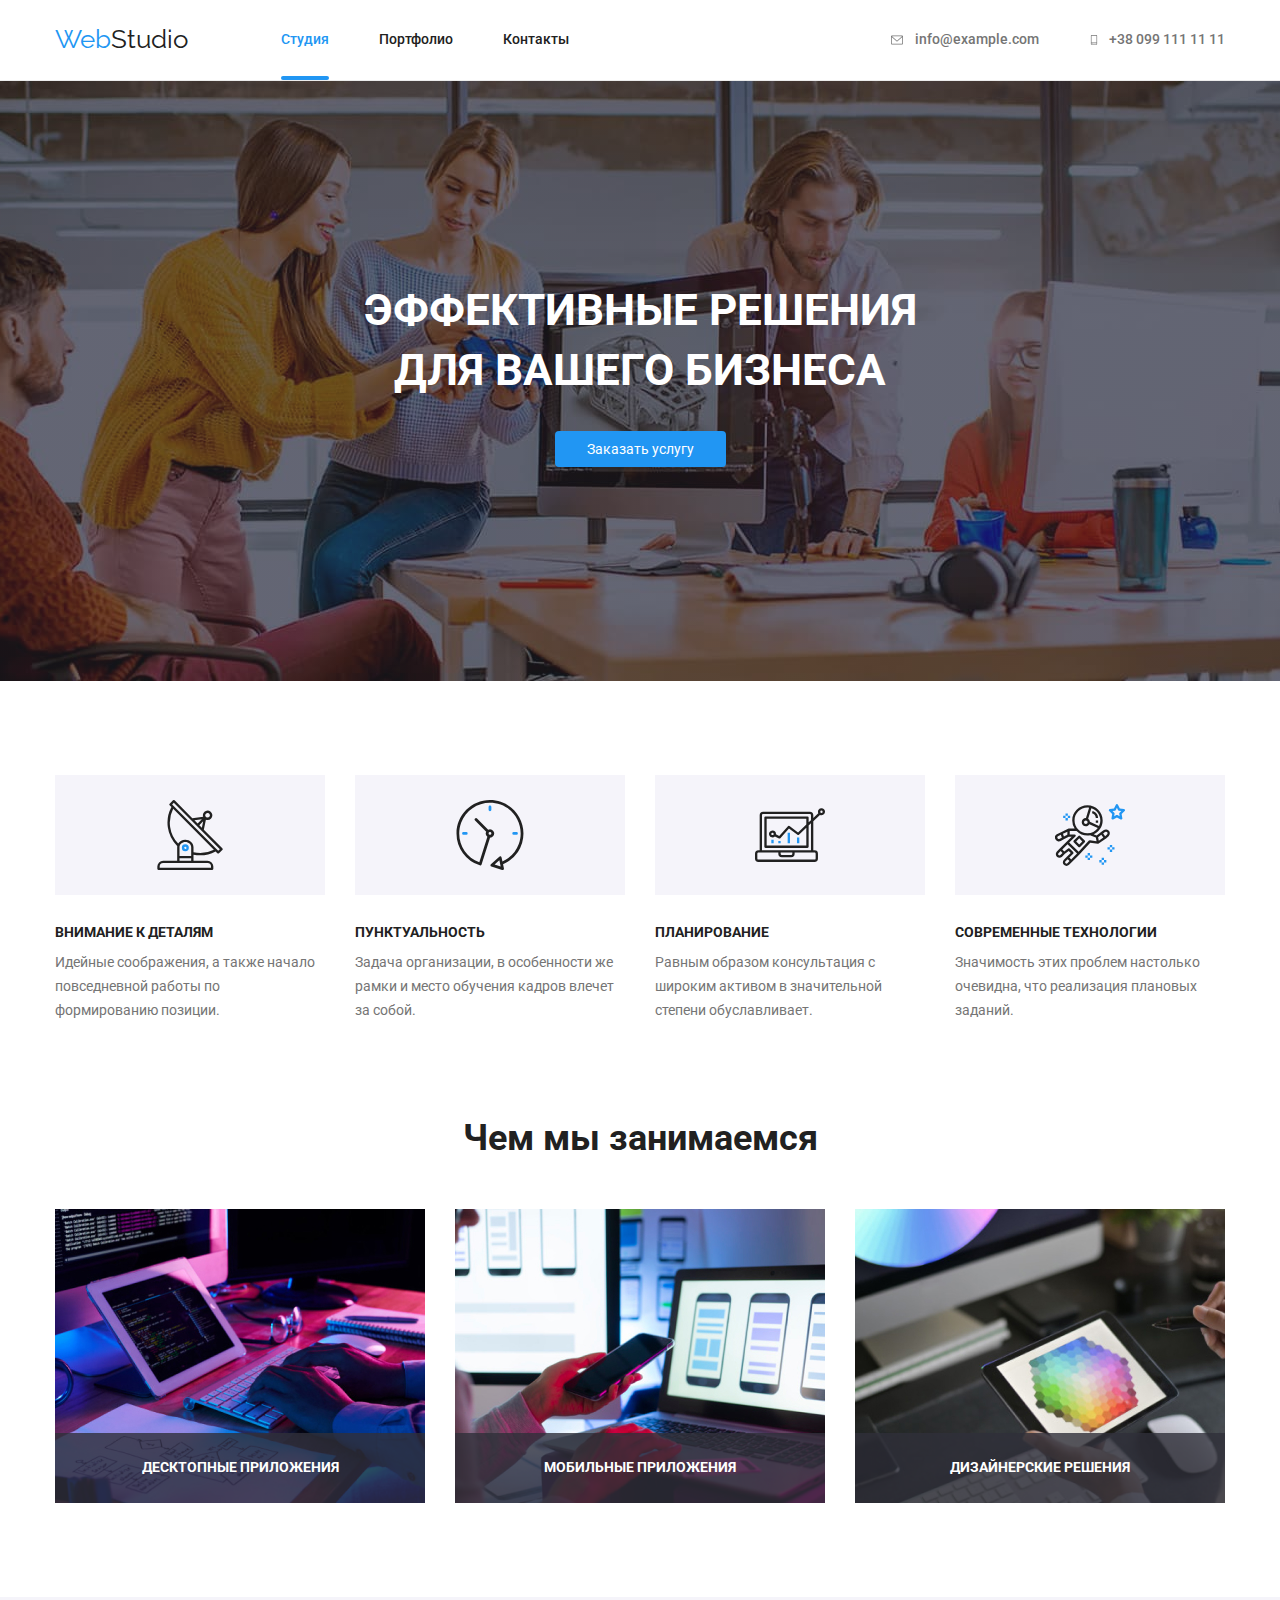
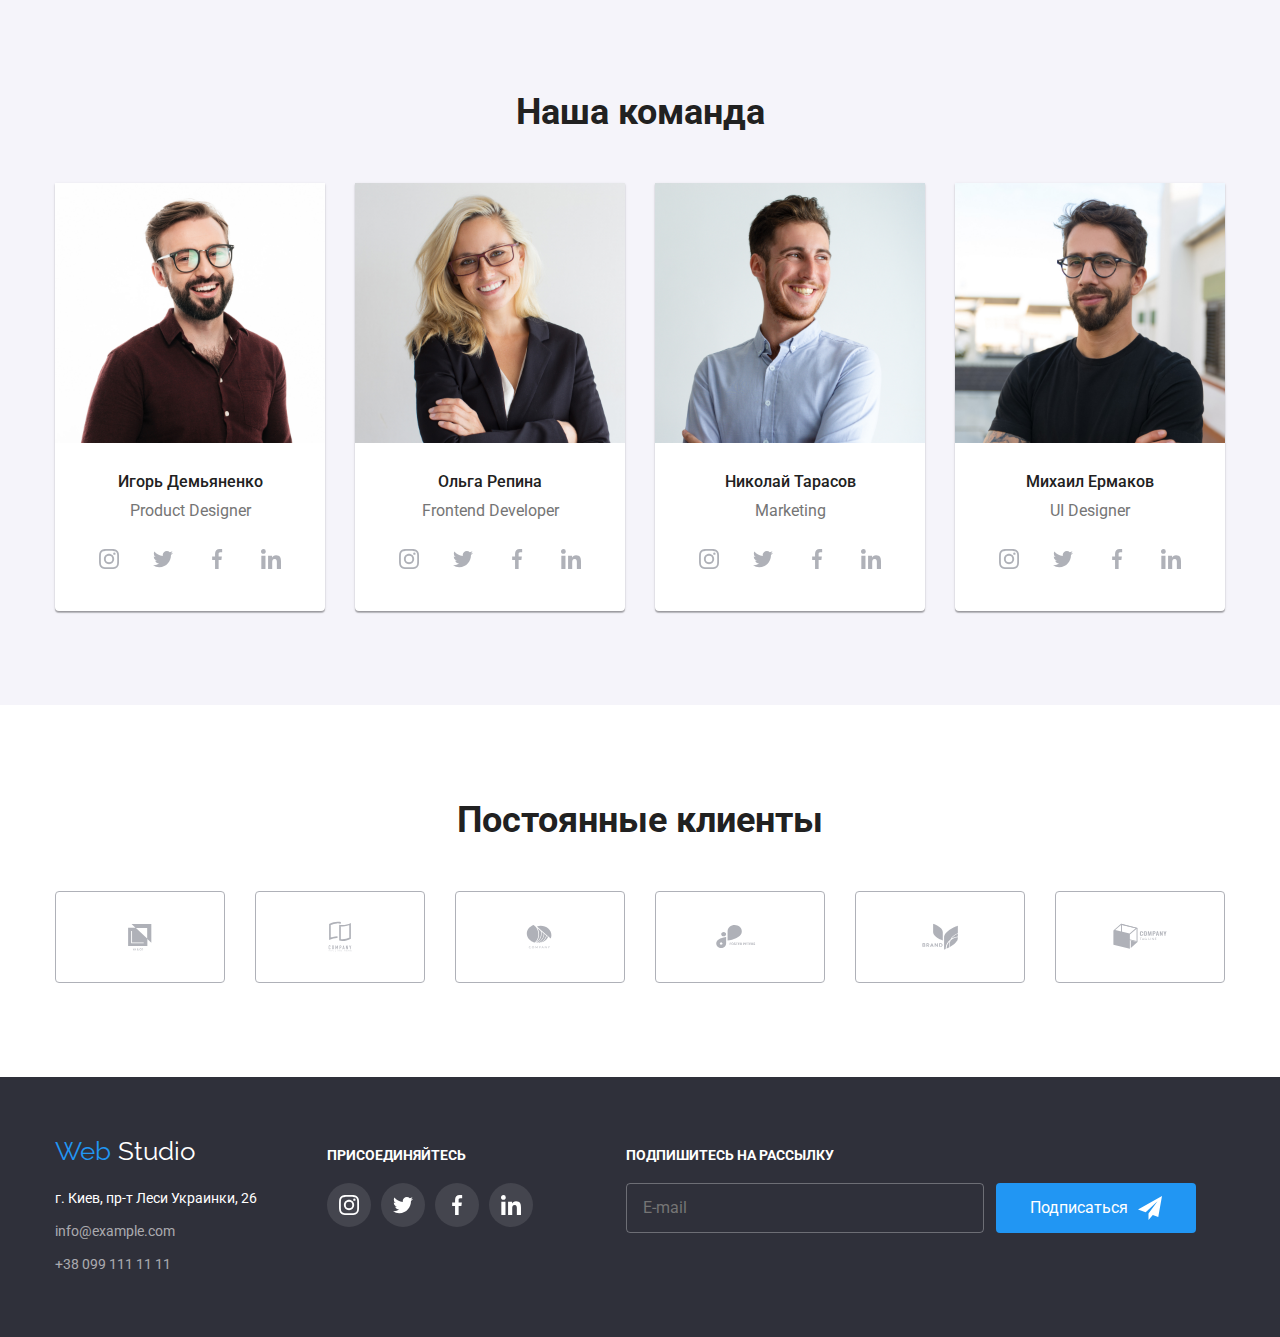
<file: index.html>
<!DOCTYPE html>
<html lang="ru">
  <head>
    <title>WebStudio</title>
    <meta charset="utf-8" />

    <link rel="preconnect" href="https://fonts.gstatic.com" />
    <link
      href="https://fonts.googleapis.com/css2?family=Raleway:wght@700&family=Roboto:wght@400;500;700;900&display=swap"
      rel="stylesheet"
    />
    <link
      rel="stylesheet"
      href="https://cdnjs.cloudflare.com/ajax/libs/modern-normalize/1.0.0/modern-normalize.min.css"
    />
    <!-- <link rel="stylesheet" href="./css/styles.css" /> -->
    <link rel="stylesheet" href="./css/main.min.css" />
  </head>

  <body>
    <div class="backdrop is-hidden" data-modal>
      <div class="modal">
        <button class="modal__close-button" data-modal-close>
          <svg class="icon" width="11" height="11" viewBox="0 0 11 11">
            <use href="./images/icons.svg#icon-close"></use>
          </svg>
        </button>
        <b class="modal__text">Оставьте свои данные, мы вам перезвоним</b>
        <form>
          <label class="modal__label" for="username">Имя</label>
          <div class="input-thumb">
            <input
              class="modal__formfield"
              type="text"
              name="username"
              id="username"
              autofocus
            />
            <span class="modal-icon-container"
              ><svg class="modal-icon" height="18" width="18">
                <use href="./images/icons.svg#icon-person"></use></svg
            ></span>
          </div>
          <label class="modal__label" for="tel">Телефон</label>
          <div class="input-thumb">
            <input class="modal__formfield" type="tel" name="tel" id="tel" />
            <span class="modal-icon-container"
              ><svg class="modal-icon" height="18" width="18">
                <use href="./images/icons.svg#icon-phone-black"></use></svg
            ></span>
          </div>
          <label class="modal__label" for="email">Почта</label>
          <div class="input-thumb">
            <input
              class="modal__formfield"
              type="email"
              name="email"
              id="email"
            />
            <span class="modal-icon-container"
              ><svg class="modal-icon" height="18" width="18">
                <use href="./images/icons.svg#icon-email"></use></svg
            ></span>
          </div>
          <label class="modal__label" for="comment">Комментарий</label>
          <textarea
            class="modal__textarea"
            name="comment"
            id="comment"
            rows="6"
            placeholder="Введите текст"
          ></textarea>
          <label class="checkbox-label"
            ><span><a class="license-link" href=""> Условия договора</a></span>
            Соглашаюсь с рассылкой и принимаю&nbsp;
            <input
              class="modal__formfield"
              class="checkbox"
              type="checkbox"
              name="license"
              id="license"
              value="license"
            />

            <span class="checkbox-icon"></span>
          </label>
          <button class="modal-button" type="submit">Отправить</button>
        </form>
      </div>
    </div>
    <header class="header">
      <div class="container header__container">
        <!--Навигация по сайту-->
        <nav class="navigation">
          <!--Логотип-->
          <a href="" class="logo"
            ><span class="logo--accent">Web</span>Studio</a
          >
          <ul class="navigation__list">
            <li class="navigation__item active">
              <a class="navigation__link" href="#">Студия</a>
            </li>
            <li class="navigation__item">
              <a class="navigation__link" href="./portfolio.html">Портфолио</a>
            </li>
            <li class="navigation__item">
              <a class="navigation__link" href="">Контакты</a>
            </li>
          </ul>
        </nav>
        <!--Контактные данные-->
        <ul class="contacts">
          <li class="contacts__item">
            <a class="contacts__link" href="mailto:info@example.com">
              <svg class="icon contacts__icon" width="16" height="12">
                <use href="./images/icons.svg#icon-envelope"></use>
              </svg>
              info@example.com</a
            >
          </li>
          <li class="contacts__item">
            <a class="contacts__link" href="tel:+380991111111"
              ><svg class="icon contacts__icon" width="10" height="16">
                <use href="./images/icons.svg#icon-smartphone"></use>
              </svg>
              +38 099 111 11 11</a
            >
          </li>
        </ul>
      </div>
    </header>

    <main>
      <!--Герой-->
      <section class="section hero">
        <h1 class="hero__heading">Эффективные решения для вашего бизнеса</h1>
        <button data-modal-open type="button" class="button alt">
          Заказать услугу
        </button>
      </section>

      <!--Преимущества-->

      <section class="section features">
        <div class="container">
          <ul class="features__list">
            <li class="features__item">
              <div class="features__icon-container">
                <svg class="icon" width="70" height="70">
                  <use href="./images/icons.svg#icon-antenna"></use>
                </svg>
              </div>
              <h2 class="features__heading">Внимание к деталям</h2>
              <p class="features__description">
                Идейные соображения, а также начало повседневной работы по
                формированию позиции.
              </p>
            </li>
            <li class="features__item">
              <div class="features__icon-container">
                <svg class="icon" width="70" height="70">
                  <use href="./images/icons.svg#icon-clock"></use>
                </svg>
              </div>
              <h2 class="features__heading">Пунктуальность</h2>
              <p class="features__description">
                Задача организации, в особенности же рамки и место обучения
                кадров влечет за собой.
              </p>
            </li>
            <li class="features__item">
              <div class="features__icon-container">
                <svg class="icon" width="70" height="70">
                  <use href="./images/icons.svg#icon-diagram"></use>
                </svg>
              </div>
              <h2 class="features__heading">Планирование</h2>
              <p class="features__description">
                Равным образом консультация с широким активом в значительной
                степени обуславливает.
              </p>
            </li>
            <li class="features__item">
              <div class="features__icon-container">
                <svg class="icon" width="70" height="70">
                  <use href="./images/icons.svg#icon-astronaut"></use>
                </svg>
              </div>
              <h2 class="features__heading">Современные технологии</h2>
              <p class="features__description">
                Значимость этих проблем настолько очевидна, что реализация
                плановых заданий.
              </p>
            </li>
          </ul>
        </div>
      </section>
      <!--Чем мы занимаемся-->
      <section class="section pictures-section">
        <div class="container">
          <h2 class="section-heading">Чем мы занимаемся</h2>
          <ul class="pictures-section__list">
            <li class="pictures-section__item">
              <div class="pictures-section__overlay">Десктопные приложения</div>
              <img src="images/img.jpg" width="370" alt="Картинка" />
            </li>
            <li class="pictures-section__item">
              <div class="pictures-section__overlay">Мобильные приложения</div>
              <img src="images/img2.jpg" width="370" alt="Картинка2" />
            </li>
            <li class="pictures-section__item">
              <div class="pictures-section__overlay">Дизайнерские решения</div>
              <img src="images/img3.jpg" width="370" alt="Картинка3" />
            </li>
          </ul>
        </div>
      </section>

      <!--Команда-->
      <section class="section team">
        <div class="container">
          <h2 class="section-heading">Наша команда</h2>
          <ul class="team__list">
            <li class="team__member">
              <img src="images/team1.jpg" alt="Игорь Демьяненко" width="270" />
              <div class="team__description">
                <h3 class="team__name">Игорь Демьяненко</h3>
                <p class="team__position">Product Designer</p>
                <ul class="team__social-links">
                  <li>
                    <a class="team__link" href=""
                      ><svg class="icon" width="20" height="20">
                        <use
                          href="./images/icons.svg#icon-instagram"
                        ></use></svg
                    ></a>
                  </li>
                  <li>
                    <a class="team__link" href=""
                      ><svg class="icon" width="20" height="20">
                        <use href="./images/icons.svg#icon-twitter"></use></svg
                    ></a>
                  </li>
                  <li>
                    <a class="team__link" href=""
                      ><svg class="icon" width="20" height="20">
                        <use href="./images/icons.svg#icon-facebook"></use></svg
                    ></a>
                  </li>
                  <li>
                    <a class="team__link" href=""
                      ><svg class="icon" width="20" height="20">
                        <use href="./images/icons.svg#icon-linkedin"></use></svg
                    ></a>
                  </li>
                </ul>
              </div>
            </li>
            <li class="team__member">
              <img src="images/team2.jpg" alt="Ольга Репина" width="270" />
              <div class="team__description">
                <h3 class="team__name">Ольга Репина</h3>
                <p class="team__position">Frontend Developer</p>
                <ul class="team__social-links">
                  <li>
                    <a class="team__link" href=""
                      ><svg class="icon" width="20" height="20">
                        <use
                          href="./images/icons.svg#icon-instagram"
                        ></use></svg
                    ></a>
                  </li>
                  <li>
                    <a class="team__link" href=""
                      ><svg class="icon" width="20" height="20">
                        <use href="./images/icons.svg#icon-twitter"></use></svg
                    ></a>
                  </li>
                  <li>
                    <a class="team__link" href=""
                      ><svg class="icon" width="20" height="20">
                        <use href="./images/icons.svg#icon-facebook"></use></svg
                    ></a>
                  </li>
                  <li>
                    <a class="team__link" href=""
                      ><svg class="icon" width="20" height="20">
                        <use href="./images/icons.svg#icon-linkedin"></use></svg
                    ></a>
                  </li>
                </ul>
              </div>
            </li>
            <li class="team__member">
              <img src="images/team3.jpg" alt="Николай Тарасов" width="270" />
              <div class="team__description">
                <h3 class="team__name">Николай Тарасов</h3>
                <p class="team__position">Marketing</p>
                <ul class="team__social-links">
                  <li>
                    <a class="team__link" href=""
                      ><svg class="icon" width="20" height="20">
                        <use
                          href="./images/icons.svg#icon-instagram"
                        ></use></svg
                    ></a>
                  </li>
                  <li>
                    <a class="team__link" href=""
                      ><svg class="icon" width="20" height="20">
                        <use href="./images/icons.svg#icon-twitter"></use></svg
                    ></a>
                  </li>
                  <li>
                    <a class="team__link" href=""
                      ><svg class="icon" width="20" height="20">
                        <use href="./images/icons.svg#icon-facebook"></use></svg
                    ></a>
                  </li>
                  <li>
                    <a class="team__link" href=""
                      ><svg class="icon" width="20" height="20">
                        <use href="./images/icons.svg#icon-linkedin"></use></svg
                    ></a>
                  </li>
                </ul>
              </div>
            </li>
            <li class="team__member">
              <img src="images/team4.jpg" alt="Михаил Ермаков" width="270" />
              <div class="team__description">
                <h3 class="team__name">Михаил Ермаков</h3>
                <p class="team__position">UI Designer</p>
                <ul class="team__social-links">
                  <li>
                    <a class="team__link" href=""
                      ><svg class="icon" width="20" height="20">
                        <use
                          href="./images/icons.svg#icon-instagram"
                        ></use></svg
                    ></a>
                  </li>
                  <li>
                    <a class="team__link" href=""
                      ><svg class="icon" width="20" height="20">
                        <use href="./images/icons.svg#icon-twitter"></use></svg
                    ></a>
                  </li>
                  <li>
                    <a class="team__link" href=""
                      ><svg class="icon" width="20" height="20">
                        <use href="./images/icons.svg#icon-facebook"></use></svg
                    ></a>
                  </li>
                  <li>
                    <a class="team__link" href=""
                      ><svg class="icon" width="20" height="20">
                        <use href="./images/icons.svg#icon-linkedin"></use></svg
                    ></a>
                  </li>
                </ul>
              </div>
            </li>
          </ul>
        </div>
      </section>

      <!--Постоянные клиенты-->
      <section class="section partners">
        <div class="container">
          <h2 class="section-heading">Постоянные клиенты</h2>
          <ul class="partners__list">
            <li class="partners__item">
              <a class="partners__link" href=""
                ><svg class="icon" width="106" height="60">
                  <use href="./images/icons.svg#icon-Logo-1"></use></svg
              ></a>
            </li>
            <li class="partners__item">
              <a class="partners__link" href=""
                ><svg class="icon" width="106" height="60">
                  <use href="./images/icons.svg#icon-Logo-2"></use></svg
              ></a>
            </li>
            <li class="partners__item">
              <a class="partners__link" href=""
                ><svg class="icon" width="106" height="60">
                  <use href="./images/icons.svg#icon-Logo-3"></use></svg
              ></a>
            </li>
            <li class="partners__item">
              <a class="partners__link" href=""
                ><svg class="icon" width="106" height="60">
                  <use href="./images/icons.svg#icon-Logo-4"></use></svg
              ></a>
            </li>
            <li class="partners__item">
              <a class="partners__link" href=""
                ><svg class="icon" width="106" height="60">
                  <use href="./images/icons.svg#icon-Logo-5"></use></svg
              ></a>
            </li>
            <li class="partners__item">
              <a class="partners__link" href=""
                ><svg class="icon" width="106" height="60">
                  <use href="./images/icons.svg#icon-Logo-6"></use></svg
              ></a>
            </li>
          </ul>
        </div>
      </section>
    </main>

    <footer class="footer">
      <div class="container footer__container">
        <div>
          <!--Логотип-->
          <a href="" class="logo footer__logo">
            <span class="logo--accent">Web</span>
            <span class="logo--footer">Studio</span>
          </a>
          <!--Адрес-->
          <address class="address">
            <p class="address__text">г. Киев, пр-т Леси Украинки, 26</p>
            <!--Контактные данные-->
            <ul class="address__list">
              <li class="address__link">
                <a href="mailto:info@example.com">info@example.com</a>
              </li>
              <li class="address__link">
                <a href="tel:+380991111111">+38 099 111 11 11</a>
              </li>
            </ul>
          </address>
        </div>
        <div class="footer__socialmedia">
          <p class="footer__text">Присоединяйтесь</p>
          <ul class="footer__socialmedia-list">
            <li class="footer__socialmedia-item">
              <a class="footer__socialmedia-link" href=""
                ><svg class="icon" width="20" height="20">
                  <use href="./images/icons.svg#icon-instagram"></use></svg
              ></a>
            </li>
            <li class="footer__socialmedia-item">
              <a class="footer__socialmedia-link" href=""
                ><svg class="icon" width="20" height="20">
                  <use href="./images/icons.svg#icon-twitter"></use></svg
              ></a>
            </li>
            <li class="footer__socialmedia-item">
              <a class="footer__socialmedia-link" href=""
                ><svg class="icon" width="20" height="20">
                  <use href="./images/icons.svg#icon-facebook"></use></svg
              ></a>
            </li>
            <li class="footer__socialmedia-item">
              <a class="footer__socialmedia-link" href=""
                ><svg class="icon" width="20" height="20">
                  <use href="./images/icons.svg#icon-linkedin"></use></svg
              ></a>
            </li>
          </ul>
        </div>
        <div class="signup">
          <p class="footer__text">Подпишитесь на рассылку</p>
          <form class="signup__form">
            <input
              class="signup__formfield"
              type="email"
              name="signup-formfield"
              id="signup-formfield"
              placeholder="E-mail"
            />
            <button type="submit" class="signup__button">
              Подписаться<svg class="icon signup__icon" width="24" height="24">
                <use href="./images/icons.svg#icon-send"></use>
              </svg>
            </button>
          </form>
        </div>
      </div>
    </footer>
    <script src="./js/modal.js"></script>
  </body>
</html>
</file>
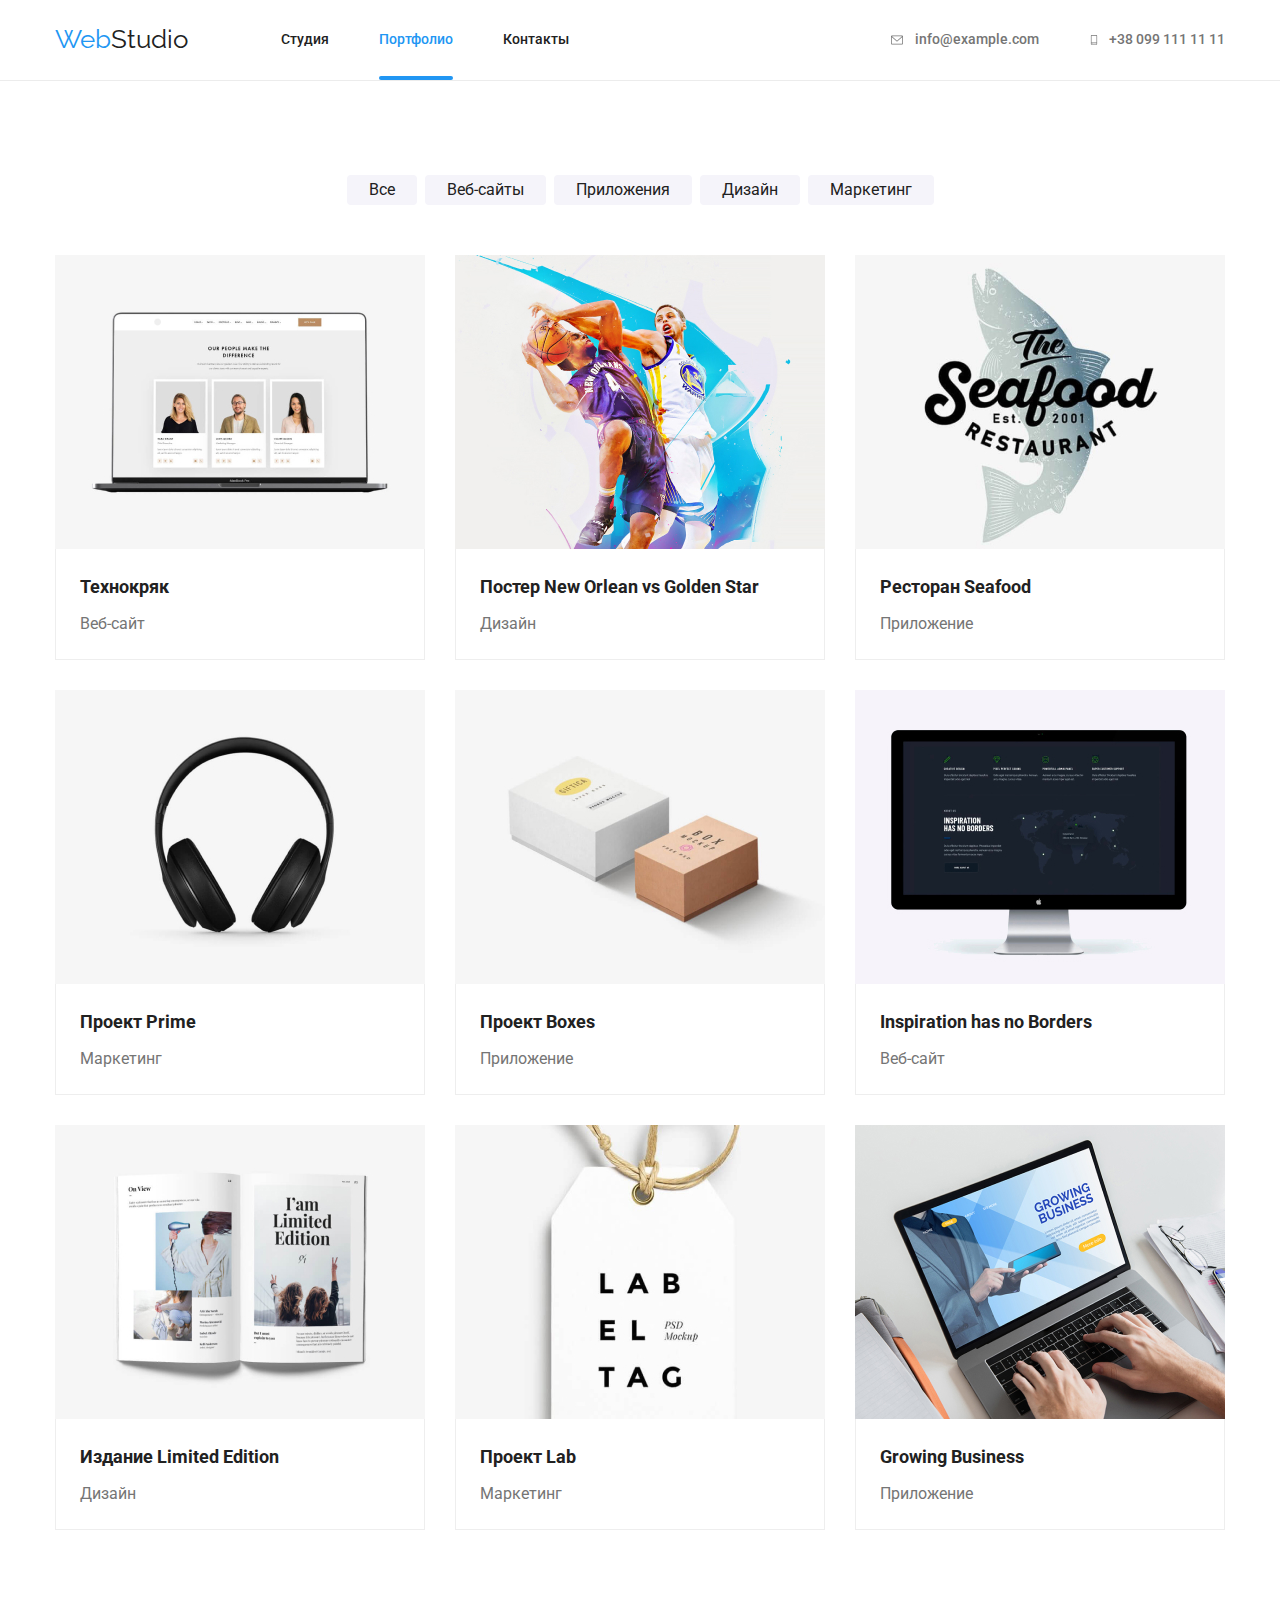
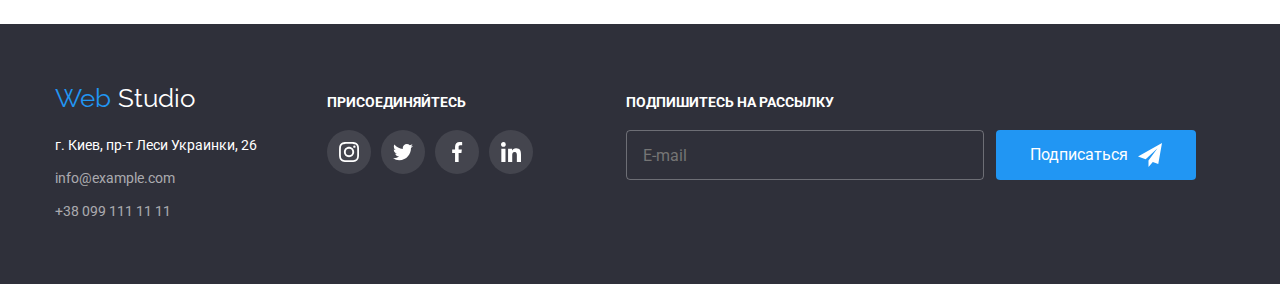
<file: portfolio.html>
<!DOCTYPE html>
<html lang="ru">
  <head>
    <title>Portfolio</title>
    <meta charset="utf-8" />

    <link rel="preconnect" href="https://fonts.gstatic.com" />
    <link
      href="https://fonts.googleapis.com/css2?family=Raleway:wght@700&family=Roboto:wght@400;500;700;900&display=swap"
      rel="stylesheet"
    />
    <link
      rel="stylesheet"
      href="https://cdnjs.cloudflare.com/ajax/libs/modern-normalize/1.0.0/modern-normalize.min.css"
    />
    <!-- <link rel="stylesheet" href="./css/styles.css" /> -->
    <link rel="stylesheet" href="./css/main.min.css" />
  </head>

  <body>
    <header class="header">
      <div class="container header__container">
        <!--Навигация по сайту-->
        <nav class="navigation">
          <!--Логотип-->
          <a href="" class="logo"
            ><span class="logo--accent">Web</span>Studio</a
          >
          <ul class="navigation__list">
            <li class="navigation__item">
              <a class="navigation__link" href="./index.html">Студия</a>
            </li>
            <li class="navigation__item active">
              <a class="navigation__link" href="#">Портфолио</a>
            </li>
            <li class="navigation__item">
              <a class="navigation__link" href="">Контакты</a>
            </li>
          </ul>
        </nav>
        <!--Контактные данные-->
        <ul class="contacts">
          <li class="contacts__item">
            <a class="contacts__link" href="mailto:info@example.com">
              <svg class="icon contacts__icon" width="16" height="12">
                <use href="./images/icons.svg#icon-envelope"></use>
              </svg>
              info@example.com</a
            >
          </li>
          <li class="contacts__item">
            <a class="contacts__link" href="tel:+380991111111"
              ><svg class="icon contacts__icon" width="10" height="16">
                <use href="./images/icons.svg#icon-smartphone"></use>
              </svg>
              +38 099 111 11 11</a
            >
          </li>
        </ul>
      </div>
    </header>

    <main>
      <section class="section">
        <div class="container">
          <h2 class="visually-hidden">Проекты</h2>
          <!--Фильтры-->
          <ul class="filters">
            <li class="filters__item">
              <button type="button" class="button filters__button">Все</button>
            </li>
            <li class="filters__item">
              <button type="button" class="button filters__button">
                Веб-сайты
              </button>
            </li>
            <li class="filters__item">
              <button type="button" class="button filters__button">
                Приложения
              </button>
            </li>
            <li class="filters__item">
              <button type="button" class="button filters__button">
                Дизайн
              </button>
            </li>
            <li class="filters__item">
              <button type="button" class="button filters__button">
                Маркетинг
              </button>
            </li>
          </ul>
          <!--Проекты-->

          <ul class="projects">
            <li class="projects__card">
              <div class="projects__image-wrapper">
                <div class="projects__overlay">
                  Технокряк это современная площадка распространения
                  коронавируса. Компании используют эту платформу для цифрового
                  шпионажа и атак на защищённые сервера конкурентов.
                </div>
                <img src="images/portfolio.jpg" width="370" alt="Технокряк" />
              </div>
              <div class="projects-description">
                <h3>Технокряк</h3>
                <p>Веб-сайт</p>
              </div>
            </li>
            <li class="projects__card">
              <div class="projects__image-wrapper">
                <div class="projects__overlay">
                  Технокряк это современная площадка распространения
                  коронавируса. Компании используют эту платформу для цифрового
                  шпионажа и атак на защищённые сервера конкурентов.
                </div>
                <img
                  src="images/portfolio2.jpg"
                  width="370"
                  alt="Постер New Orlean vs Golden Star"
                />
              </div>
              <div class="projects-description">
                <h3>Постер New Orlean vs Golden Star</h3>
                <p>Дизайн</p>
              </div>
            </li>
            <li class="projects__card">
              <div class="projects__image-wrapper">
                <div class="projects__overlay">
                  Технокряк это современная площадка распространения
                  коронавируса. Компании используют эту платформу для цифрового
                  шпионажа и атак на защищённые сервера конкурентов.
                </div>
                <img
                  src="images/portfolio3.jpg"
                  width="370"
                  alt="Ресторан Seafood"
                />
              </div>
              <div class="projects-description">
                <h3>Ресторан Seafood</h3>
                <p>Приложение</p>
              </div>
            </li>
            <li class="projects__card">
              <div class="projects__image-wrapper">
                <div class="projects__overlay">
                  Технокряк это современная площадка распространения
                  коронавируса. Компании используют эту платформу для цифрового
                  шпионажа и атак на защищённые сервера конкурентов.
                </div>
                <img
                  src="images/portfolio4.jpg"
                  width="370"
                  alt="Проект Prime"
                />
              </div>
              <div class="projects-description">
                <h3>Проект Prime</h3>
                <p>Маркетинг</p>
              </div>
            </li>
            <li class="projects__card">
              <div class="projects__image-wrapper">
                <div class="projects__overlay">
                  Технокряк это современная площадка распространения
                  коронавируса. Компании используют эту платформу для цифрового
                  шпионажа и атак на защищённые сервера конкурентов.
                </div>
                <img
                  src="images/portfolio5.jpg"
                  width="370"
                  alt="Проект Boxes"
                />
              </div>
              <div class="projects-description">
                <h3>Проект Boxes</h3>
                <p>Приложение</p>
              </div>
            </li>
            <li class="projects__card">
              <div class="projects__image-wrapper">
                <div class="projects__overlay">
                  Технокряк это современная площадка распространения
                  коронавируса. Компании используют эту платформу для цифрового
                  шпионажа и атак на защищённые сервера конкурентов.
                </div>
                <img
                  src="images/portfolio6.jpg"
                  width="370"
                  alt="Inspiration has no Borders"
                />
              </div>
              <div class="projects-description">
                <h3>Inspiration has no Borders</h3>
                <p>Веб-сайт</p>
              </div>
            </li>
            <li class="projects__card">
              <div class="projects__image-wrapper">
                <div class="projects__overlay">
                  Технокряк это современная площадка распространения
                  коронавируса. Компании используют эту платформу для цифрового
                  шпионажа и атак на защищённые сервера конкурентов.
                </div>
                <img
                  src="images/portfolio7.jpg"
                  width="370"
                  alt="Издание Limited Edition"
                />
              </div>
              <div class="projects-description">
                <h3>Издание Limited Edition</h3>
                <p>Дизайн</p>
              </div>
            </li>
            <li class="projects__card">
              <div class="projects__image-wrapper">
                <div class="projects__overlay">
                  Технокряк это современная площадка распространения
                  коронавируса. Компании используют эту платформу для цифрового
                  шпионажа и атак на защищённые сервера конкурентов.
                </div>
                <img src="images/portfolio8.jpg" width="370" alt="Проект Lab" />
              </div>
              <div class="projects-description">
                <h3>Проект Lab</h3>
                <p>Маркетинг</p>
              </div>
            </li>
            <li class="projects__card">
              <div class="projects__image-wrapper">
                <div class="projects__overlay">
                  Технокряк это современная площадка распространения
                  коронавируса. Компании используют эту платформу для цифрового
                  шпионажа и атак на защищённые сервера конкурентов.
                </div>
                <img
                  src="images/portfolio9.jpg"
                  width="370"
                  alt="Growing Business"
                />
              </div>
              <div class="projects-description">
                <h3>Growing Business</h3>
                <p>Приложение</p>
              </div>
            </li>
          </ul>
        </div>
      </section>
    </main>

    <footer class="footer">
      <div class="container footer__container">
        <div>
          <!--Логотип-->
          <a href="" class="logo footer__logo">
            <span class="logo--accent">Web</span>
            <span class="logo--footer">Studio</span>
          </a>
          <!--Адрес-->
          <address class="address">
            <p class="address__text">г. Киев, пр-т Леси Украинки, 26</p>
            <!--Контактные данные-->
            <ul class="address__list">
              <li class="address__link">
                <a href="mailto:info@example.com">info@example.com</a>
              </li>
              <li class="address__link">
                <a href="tel:+380991111111">+38 099 111 11 11</a>
              </li>
            </ul>
          </address>
        </div>
        <div class="footer__socialmedia">
          <p class="footer__text">Присоединяйтесь</p>
          <ul class="footer__socialmedia-list">
            <li class="footer__socialmedia-item">
              <a class="footer__socialmedia-link" href=""
                ><svg class="icon" width="20" height="20">
                  <use href="./images/icons.svg#icon-instagram"></use></svg
              ></a>
            </li>
            <li class="footer__socialmedia-item">
              <a class="footer__socialmedia-link" href=""
                ><svg class="icon" width="20" height="20">
                  <use href="./images/icons.svg#icon-twitter"></use></svg
              ></a>
            </li>
            <li class="footer__socialmedia-item">
              <a class="footer__socialmedia-link" href=""
                ><svg class="icon" width="20" height="20">
                  <use href="./images/icons.svg#icon-facebook"></use></svg
              ></a>
            </li>
            <li class="footer__socialmedia-item">
              <a class="footer__socialmedia-link" href=""
                ><svg class="icon" width="20" height="20">
                  <use href="./images/icons.svg#icon-linkedin"></use></svg
              ></a>
            </li>
          </ul>
        </div>
        <div class="signup">
          <p class="footer__text">Подпишитесь на рассылку</p>
          <form class="signup__form">
            <input
              class="signup__formfield"
              type="email"
              name="signup-formfield"
              id="signup-formfield"
              placeholder="E-mail"
            />
            <button type="submit" class="signup__button">
              Подписаться<svg class="icon signup__icon" width="24" height="24">
                <use href="./images/icons.svg#icon-send"></use>
              </svg>
            </button>
          </form>
        </div>
      </div>
    </footer>
  </body>
</html>
</file>
<file: css/styles.css>
:root {
  --main-color: #212121;
  --secondary-color: #757575;
  --accent-color: #2196f3;
  --button-color: #f5f4fa;
  --button-active: #188ce8;
  --bg-main: #ffffff;
  --bg-secondary: #2f303a;
  --social-links-color: #afb1b8;
  --time-function: cubic-bezier(0.4, 0, 0.2, 1);
  --animation-duration: 250ms;
}
/* Общие стили */
body {
  font-family: "Roboto", "Helvetica Neue", "Verdana", "Tahoma", sans-serif;
  color: var(--main-color);
  font-size: 14px;
  margin: 0;
}

body a {
  text-decoration: none;
  color: inherit;
}
body ul {
  margin: 0;
  padding: 0;
}
body li {
  list-style: none;
}
h1,
h2,
h3,
h4,
p {
  margin-top: 0;
  margin-bottom: 0;
}
img {
  display: block;
}

.container {
  width: 1200px;
  margin: 0 auto;
  padding: 0 15px;
}
.section {
  padding: 94px 0;
}
.section ul {
  display: flex;
}
.section-heading {
  font-size: 36px;
  line-height: 1.17;
  text-align: center;
  margin-top: 0;
  margin-bottom: 50px;
}
.icon {
  fill: currentColor;
}
/* Конец общих стилей */

/* Стили Хэдера */
/* header { 
 margin: 0 auto;
} */
.header {
  line-height: 1.14;
  border-bottom: 1px solid #ececec;
}
.header__container {
  display: flex;
  align-items: center;
}
.navigation {
  display: flex;
  align-items: center;
}
.navigation__list,
.contacts {
  display: flex;
  align-items: center;
}
.contacts {
  margin-left: auto;
}
.contacts__link {
  color: var(--secondary-color);
  padding: 10px 0;
  display: flex;
  align-items: center;
}
.contacts__icon {
  margin-right: 10px;
}
.contacts__item,
.navigation__item {
  font-weight: 500;
}
.contacts__link,
.navigation__link {
  transition-property: color;
  transition-duration: var(--animation-duration);
  transition-timing-function: var(--time-function);
}
.contacts__link:focus,
.contacts__link:hover,
.navigation__link:focus,
.navigation__link:hover {
  color: var(--accent-color);
}
.navigation__item + .navigation__item,
.contacts__item + .contacts__item {
  margin-left: 50px;
}
.logo {
  font-family: Raleway, "Segoe UI", "Tahoma", "Geneva", "Verdana", sans-serif;
  font-size: 26px;
  margin-right: 93px;
  padding: 10px 0;
}
.logo--accent {
  color: var(--accent-color);
}
.navigation__item {
  position: relative;
}
.navigation__link {
  display: block;
  padding: 32px 0;
}
/* header {
  line-height: 1.14;
  border-bottom: 1px solid #ececec;
} */
/* nav {
  display: flex;
  align-items: center;
} */
.active {
  color: var(--accent-color);
}
.active::after {
  content: "";
  background-color: var(--accent-color);
  position: absolute;
  height: 4px;
  border-radius: 2px;
  width: 100%;
  bottom: 0;
}
/* Конец разметки хэдера */

/* Разметка кнопок */
.button {
  cursor: pointer;
  background-color: var(--button-color);
  color: var(--main-color);
  padding: 6px 22px;
  border: none;
  border-radius: 4px;
  transition-property: background-color, color, box-shadow;
  transition-duration: var(--animation-duration);
  transition-timing-function: var(--time-function);
}
.button:hover,
.button:focus {
  background-color: var(--accent-color);
  color: #ffffff;
  box-shadow: 0px 3px 1px rgba(0, 0, 0, 0.1), 0px 1px 2px rgba(0, 0, 0, 0.08),
    0px 2px 2px rgba(0, 0, 0, 0.12);
}

.alt {
  background-color: var(--accent-color);
  color: #ffffff;
  padding: 10px 32px;
}
/* Конец разметки кнопок */

/* Разметка "героя" */

.hero {
  padding-top: 200px;
  padding-bottom: 200px;
}
.hero {
  background-color: var(--bg-secondary);
  background-image: linear-gradient(
      rgba(47, 48, 58, 0.4),
      rgba(47, 48, 58, 0.4)
    ),
    url("../images/hero.jpg");
  background-position: center;
  max-width: 1600px;
  height: 600px;
  /*outline: 1px solid violet;*/
  margin: 0 auto;
  text-align: center;
}
.hero__heading {
  color: #ffffff;
  font-size: 44px;
  line-height: 136%;
  margin-bottom: 30px;
  text-transform: uppercase;
  max-width: 650px;
  margin-right: auto;
  margin-left: auto;
}
/* Конец разметки "героя" */

/*Модальное окно*/

.backdrop {
  position: fixed;
  top: 0;
  left: 0;
  height: 100%;
  width: 100%;
  background-color: rgba(0, 0, 0, 0.2);
  opacity: 1;
  transition-property: opacity;
  transition-duration: var(--animation-duration);
  transition-timing-function: var(--time-function);
  z-index: 1;

  /*display: flex;
  align-items: center;
  justify-content: center;*/
}
.is-hidden {
  visibility: hidden;
  pointer-events: none;
  opacity: 0;
}
.backdrop.is-hidden .modal {
  transform: translate(-50%, -50%) scale(0.1) rotate(0deg);
  opacity: 0;
}
.modal {
  position: absolute;
  left: 50%;
  top: 50%;
  transform: translate(-50%, -50%) scale(1) rotate(360deg);
  width: 528px;
  height: 581px;
  padding: 40px;
  border-radius: 4px;
  background-color: #fff;
  opacity: 1;
  transition-property: transform opacity;
  transition-duration: var(--animation-duration);
  transition-timing-function: var(--time-function);
}
.modal__text {
  display: inline-block;
  font-size: 20px;
  margin-bottom: 12px;
}
.modal__label {
  display: block;
  margin-bottom: 4px;
  font-size: 12px;
  color: var(--secondary-color);
}
.modal__formfield {
  display: block;
  width: 100%;
  height: 40px;
  margin-bottom: 10px;
  border-radius: 4px;
  border: 1px solid rgba(33, 33, 33, 0.2);
  padding-left: 42px;
  outline: none;
}
/*.modal input:hover,*/
.modal__formfield:focus,
.modal__textarea:focus {
  border-color: var(--accent-color);
  /*outline: none;*/
}
.modal-icon {
  fill: var(--main-color);
}
.modal input:focus .modal-icon {
  fill: var(--accent-color);
}

.input-thumb {
  position: relative;
}
.modal-icon-container {
  position: absolute;
  left: 12px;
  bottom: 7px;
}
.modal__textarea {
  resize: none;
  width: 100%;
  border-radius: 4px;
  padding: 12px 16px;
  margin-bottom: 20px;
  outline: none;
}
.checkbox-label {
  display: flex;
  flex-direction: row-reverse;
  justify-content: center;
}
.checkbox-icon {
  width: 16px;
  height: 15px;
  border: 2px solid var(--main-color);
  display: inline-block;
  border-radius: 2px;
  margin-right: 8px;
}
.checkbox:checked + .checkbox-icon {
  background-image: url("../images/icon-check.svg");
  background-size: contain;
  background-origin: border-box;
  border-color: transparent;
}
input[type="checkbox"] {
  position: absolute;
  width: 1px;
  height: 1px;
  margin: -1px;
  border: 0;
  padding: 0;
  white-space: nowrap;
  clip-path: inset(100%);
  clip: rect(0 0 0 0);
  overflow: hidden;
}

.license-link {
  /* margin-left: 2px; */
  color: var(--accent-color);
  text-decoration: underline;
}
button[type="submit"] {
  /* padding: 10px 55px; */
  display: flex;
  align-items: center;
  justify-content: center;
  width: 200px;
  height: 50px;
  font-size: 16px;
  line-height: 1.87;
  color: #ffffff;
  background-color: var(--accent-color);
  border: none;
  border-radius: 4px;
}
.modal-button {
  margin: 30px auto 0 auto;
  transition-property: background-color, box-shadow;
  transition-duration: var(--animation-duration);
  transition-timing-function: var(--time-function);
}
.modal-button:hover {
  background-color: var(--button-active);
  box-shadow: 0px 4px 4px rgba(0, 0, 0, 0.15);
}
.modal__close-button {
  position: absolute;
  top: 8px;
  right: 8px;
  height: 30px;
  width: 30px;
  border: 1px solid rgba(0, 0, 0, 0.1);
  border-radius: 50%;
  background-color: #ffffff;
  display: flex;
  align-items: center;
  justify-content: center;
  padding: 0;
}
.modal__close-button .icon {
  fill: #000000;
}
.modal__close-button:hover .icon {
  fill: var(--accent-color);
}

/*Конец разметки модального окна*/

/* Секция "Преимущества" и "Чем мы занимаемся" */

.features__icon-container {
  height: 120px;
  background-color: var(--button-color);
  margin-bottom: 30px;
  display: flex;
  align-items: center;
  justify-content: center;
}
.features__item {
  width: 270px;
}
.features__item + .features__item {
  margin-left: 30px;
}
.features__heading {
  font-size: 14px;
  text-transform: uppercase;
  line-height: 1.14;
}
.features__description {
  color: var(--secondary-color);
  line-height: 1.71;
  margin-top: 10px;
}

.features,
.pictures-section {
  background-color: var(--bg-main);
}
.pictures-section__item {
  width: 370px;
  position: relative;
  z-index: 0;
}
.pictures-section__item + .pictures-section__item {
  margin-left: 30px;
}
.pictures-section {
  padding-top: 0;
}
.pictures-section__overlay {
  position: absolute;
  bottom: 0;

  width: 100%;
  height: 70px;
  display: flex;
  align-items: center;
  justify-content: center;

  background-color: rgba(47, 48, 58, 0.8);
  font-weight: bold;
  line-height: 1.14;
  text-transform: uppercase;
  color: #ffffff;
}
/* Конец разметки секции "Преимущества" и "Чем мы занимаемся" */

/* Секция "Команда */
.team {
  background-color: var(--button-color);
  /*max-width: 1600px;*/
  margin: 0 auto;
}
.team__list {
  line-height: 1.18;
  text-align: center;
}
.team__member {
  background-color: #ffffff;
  box-shadow: 0px 1px 3px rgba(0, 0, 0, 0.12), 0px 1px 1px rgba(0, 0, 0, 0.14),
    0px 2px 1px rgba(0, 0, 0, 0.2);
  border-radius: 0px 0px 4px 4px;
}
.team__member + .team__member {
  margin-left: 30px;
}
.team__name {
  font-weight: 500;
  font-size: 16px;
  /*margin-top: 30px;
  margin-bottom: 10px;*/
}
.team__position {
  color: var(--secondary-color);
  font-size: 16px;
  margin-bottom: 16px;
  margin-top: 10px;
}
.team__description {
  /*text-align: center;*/
  padding: 30px 32px;
}
/* .team-description p {
  margin-top: 10px;
} */
.team__social-links {
  justify-content: space-between;
}
.team__link {
  display: flex;
  align-items: center;
  justify-content: center;
  height: 44px;
  width: 44px;
  border-radius: 50%;
  color: var(--social-links-color);
  transition-property: background-color, color;
  transition-duration: var(--animation-duration);
  transition-timing-function: var(--time-function);
}
.team__link:hover,
.team__link:focus {
  background-color: var(--accent-color);
  color: #ffffff;
}
/* Конец секции "Команда" */

/* Секция "Постоянные клиенты" */
.partners__list li + li {
  margin-left: 30px;
}
.partners__item {
  width: 170px;
  height: 92px;
  border: 1px solid var(--social-links-color);
  border-radius: 4px;
  color: var(--social-links-color);
  transition-property: border-color, color;
  transition-duration: var(--animation-duration);
  transition-timing-function: var(--time-function);
}
.partners__link {
  width: 100%;
  height: 100%;
  display: flex;
  align-items: center;
  justify-content: center;
}
.partners__item:hover,
.partners__item:focus {
  border-color: var(--accent-color);
  color: var(--accent-color);
}
/* Конец секции "Постоянные клиенты" */

/* Футер */
.footer {
  background-color: var(--bg-secondary);
  padding-bottom: 60px;
  padding-top: 60px;
  /*max-width: 1600px;*/
  margin: 0 auto;
}
.footer__logo {
  margin-right: 0;
  padding: 0;
}
.logo--footer {
  color: #ffffff;
}
.footer__container {
  display: flex;
  align-items: baseline;
}
.address {
  font-style: normal;
  line-height: 1.71;
  margin-top: 20px;
}
.address__text {
  color: #ffffff;
}
.address__list {
  margin-top: 9px;
}
.address__link {
  color: rgba(255, 255, 255, 0.6);
}
.address__link:nth-child(2) {
  margin-top: 9px;
}
.footer__socialmedia {
  margin-left: 70px;
}
.footer__text {
  font-weight: bold;
  text-transform: uppercase;
  color: #ffffff;
  margin-bottom: 20px;
}
.footer__socialmedia-list {
  display: flex;
}
.footer__socialmedia-item + .footer__socialmedia-item {
  margin-left: 10px;
}
.footer__socialmedia-link {
  display: flex;
  align-items: center;
  justify-content: center;
  height: 44px;
  width: 44px;
  border-radius: 50%;
  background-color: rgba(255, 255, 255, 0.1);
  color: #ffffff;
  transition-property: background-color;
  transition-duration: var(--animation-duration);
  transition-timing-function: var(--time-function);
}
.footer__socialmedia-link:hover,
.footer__socialmedia-link:focus {
  background-color: var(--accent-color);
}
.signup {
  margin-left: 93px;
}
.signup__form {
  display: flex;
}
.signup__formfield {
  border: 1px solid rgba(255, 255, 255, 0.3);
  border-radius: 4px;
  height: 50px;
  width: 358px;
  display: inline-block;
  background-color: rgba(0, 0, 0, 0);
  padding-left: 16px;
  color: rgba(255, 255, 255, 0.6);
  font-size: 16px;
}
.signup__icon {
  margin-left: 10px;
}
.signup__button {
  margin-left: 12px;
  width: 200px;
  height: 50px;
  padding: 0;
  /*padding: 10px 28px;*/

  /*background-color: var(--accent-color);
  font-weight: bold;
  font-size: 16px;
  line-height: 1.87;
  color: #ffffff;*/
  display: flex;
  align-items: center;
  justify-content: center;
}
/* Конец разметки "Индекса" */

/*Портфолио*/

.visually-hidden {
  position: absolute;
  width: 1px;
  height: 1px;
  margin: -1px;
  border: 0;
  padding: 0;
  white-space: nowrap;
  clip-path: inset(100%);
  clip: rect(0 0 0 0);
  overflow: hidden;
}
.filters {
  display: flex;
  margin-bottom: 50px;
  justify-content: center;
}
.filters__item {
  font-weight: 500;
  font-size: 16px;
  line-height: 1.62;
  border: none;
  border-radius: 4px;
}
.filters__item + .filters__item {
  margin-left: 8px;
}
.projects {
  display: flex;
  flex-wrap: wrap;
  /*justify-content: space-between;
  width: calc ((100%-60px)/3);*/
}
.projects__card {
  width: 370px;
  transition-property: box-shadow;
  transition-duration: var(--animation-duration);
  transition-timing-function: var(--time-function);
}
.projects__card:focus,
.projects__card:hover {
  box-shadow: 0px 1px 1px rgba(0, 0, 0, 0.12), 0px 4px 4px rgba(0, 0, 0, 0.06),
    1px 4px 6px rgba(0, 0, 0, 0.16);
}
.projects__card:not(:nth-child(3n)) {
  margin-right: 30px;
}
.projects__card:nth-child(-n + 6) {
  margin-bottom: 30px;
}
.projects h3 {
  font-size: 18px;
  line-height: 2;
  margin-bottom: 4px;
}
.projects p {
  font-size: 16px;
  line-height: 30px;
  color: var(--secondary-color);
}
.projects-description {
  border-bottom: 1px solid #eeeeee;
  border-left: 1px solid #eeeeee;
  border-right: 1px solid #eeeeee;
  padding: 20px 24px;
}
.projects__image-wrapper {
  position: relative;
  overflow: hidden;
}
.projects__card:hover .projects__overlay {
  transform: translateX(0);
}
.projects__overlay {
  position: absolute;
  width: 100%;
  height: 100%;
  padding: 63px 24px;
  background-color: rgba(33, 150, 243, 0.9);
  font-size: 18px;
  line-height: 1.56;
  color: #ffffff;
  transform: translate(0, 100%);
  transition-property: transform;
  transition-duration: var(--animation-duration);
  transition-timing-function: var(--time-function);
}
</file>
<file: css/main.min.css>
body{font-family:"Roboto","Helvetica Neue","Verdana","Tahoma",sans-serif;color:#212121;font-size:14px;margin:0}body a{text-decoration:none;color:inherit}body ul{margin:0;padding:0}body li{list-style:none}h1,h2,h3,h4,p{margin-top:0;margin-bottom:0}img{display:block}.container{width:1200px;margin:0 auto;padding:0 15px}.section{padding:94px 0}.section ul{display:-webkit-box;display:-ms-flexbox;display:flex}.section-heading{font-size:36px;line-height:1.17;text-align:center;margin-top:0;margin-bottom:50px}.icon{fill:currentColor}.header{line-height:1.14;border-bottom:1px solid #ececec}.header__container{display:-webkit-box;display:-ms-flexbox;display:flex;-webkit-box-align:center;-ms-flex-align:center;align-items:center}.navigation{display:-webkit-box;display:-ms-flexbox;display:flex;-webkit-box-align:center;-ms-flex-align:center;align-items:center}.navigation__list,.contacts{display:-webkit-box;display:-ms-flexbox;display:flex;-webkit-box-align:center;-ms-flex-align:center;align-items:center}.contacts{margin-left:auto}.contacts__link{color:#757575;padding:10px 0;display:-webkit-box;display:-ms-flexbox;display:flex;-webkit-box-align:center;-ms-flex-align:center;align-items:center}.contacts__icon{margin-right:10px}.contacts__item,.navigation__item{font-weight:500}.contacts__link,.navigation__link{-webkit-transition-property:color;transition-property:color;-webkit-transition-duration:250ms;transition-duration:250ms;-webkit-transition-timing-function:cubic-bezier(0.4, 0, 0.2, 1);transition-timing-function:cubic-bezier(0.4, 0, 0.2, 1)}.contacts__link:focus,.contacts__link:hover,.navigation__link:focus,.navigation__link:hover{color:#2196f3}.navigation__item+.navigation__item,.contacts__item+.contacts__item{margin-left:50px}.logo{font-family:Raleway,"Segoe UI","Tahoma","Geneva","Verdana",sans-serif;font-size:26px;margin-right:93px;padding:10px 0}.logo--accent{color:#2196f3}.navigation__item{position:relative}.navigation__link{display:block;padding:32px 0}.active{color:#2196f3}.active::after{content:"";background-color:#2196f3;position:absolute;height:4px;border-radius:2px;width:100%;bottom:0}.button{cursor:pointer;background-color:#f5f4fa;color:#212121;padding:6px 22px;border:none;border-radius:4px;-webkit-transition-property:background-color, color, -webkit-box-shadow;transition-property:background-color, color, -webkit-box-shadow;transition-property:background-color, color, box-shadow;transition-property:background-color, color, box-shadow, -webkit-box-shadow;-webkit-transition-duration:250ms;transition-duration:250ms;-webkit-transition-timing-function:cubic-bezier(0.4, 0, 0.2, 1);transition-timing-function:cubic-bezier(0.4, 0, 0.2, 1)}.button:hover,.button:focus{background-color:#2196f3;color:#ffffff;-webkit-box-shadow:0px 3px 1px rgba(0,0,0,0.1),0px 1px 2px rgba(0,0,0,0.08),0px 2px 2px rgba(0,0,0,0.12);box-shadow:0px 3px 1px rgba(0,0,0,0.1),0px 1px 2px rgba(0,0,0,0.08),0px 2px 2px rgba(0,0,0,0.12)}.alt{background-color:#2196f3;color:#ffffff;padding:10px 32px}.hero{padding-top:200px;padding-bottom:200px}.hero{background-color:#2f303a;background-image:-webkit-gradient(linear, left top, left bottom, from(rgba(47,48,58,0.4)), to(rgba(47,48,58,0.4))),url("../images/hero.jpg");background-image:linear-gradient(rgba(47,48,58,0.4), rgba(47,48,58,0.4)),url("../images/hero.jpg");background-position:center;max-width:1600px;height:600px;margin:0 auto;text-align:center}.hero__heading{color:#ffffff;font-size:44px;line-height:136%;margin-bottom:30px;text-transform:uppercase;max-width:650px;margin-right:auto;margin-left:auto}.backdrop{position:fixed;top:0;left:0;height:100%;width:100%;background-color:rgba(0,0,0,0.2);opacity:1;-webkit-transition-property:opacity;transition-property:opacity;-webkit-transition-duration:250ms;transition-duration:250ms;-webkit-transition-timing-function:cubic-bezier(0.4, 0, 0.2, 1);transition-timing-function:cubic-bezier(0.4, 0, 0.2, 1);z-index:1}.is-hidden{visibility:hidden;pointer-events:none;opacity:0}.modal{position:absolute;left:50%;top:50%;-webkit-transform:translate(-50%, -50%) scale(1) rotate(360deg);transform:translate(-50%, -50%) scale(1) rotate(360deg);width:528px;height:581px;padding:40px;border-radius:4px;background-color:#fff;opacity:1;-webkit-transition-property:-webkit-transform opacity;transition-property:-webkit-transform opacity;transition-property:transform opacity;transition-property:transform opacity, -webkit-transform opacity;-webkit-transition-duration:250ms;transition-duration:250ms;-webkit-transition-timing-function:cubic-bezier(0.4, 0, 0.2, 1);transition-timing-function:cubic-bezier(0.4, 0, 0.2, 1)}.backdrop.is-hidden .modal{-webkit-transform:translate(-50%, -50%) scale(0.1) rotate(0deg);transform:translate(-50%, -50%) scale(0.1) rotate(0deg);opacity:0}.modal__text{display:inline-block;font-size:20px;margin-bottom:12px}.modal__label{display:block;margin-bottom:4px;font-size:12px;color:#757575}.modal__formfield{display:block;width:100%;height:40px;margin-bottom:10px;border-radius:4px;border:1px solid rgba(33,33,33,0.2);padding-left:42px;outline:none}.modal__formfield:focus{border-color:#2196f3}.modal-icon{fill:#212121}.modal input:focus .modal-icon{fill:#2196f3}.input-thumb{position:relative}.modal-icon-container{position:absolute;left:12px;bottom:7px}.modal__textarea{resize:none;width:100%;border-radius:4px;padding:12px 16px;margin-bottom:20px;outline:none}.modal__textarea:focus{border-color:#2196f3}.checkbox-label{display:-webkit-box;display:-ms-flexbox;display:flex;-webkit-box-orient:horizontal;-webkit-box-direction:reverse;-ms-flex-direction:row-reverse;flex-direction:row-reverse;-webkit-box-pack:center;-ms-flex-pack:center;justify-content:center}.checkbox-icon{width:16px;height:15px;border:2px solid #212121;display:inline-block;border-radius:2px;margin-right:8px}.checkbox:checked+.checkbox-icon{background-image:url("./../images/icon-check.svg");background-size:contain;background-origin:border-box;border-color:transparent}input[type="checkbox"]{position:absolute;width:1px;height:1px;margin:-1px;border:0;padding:0;white-space:nowrap;-webkit-clip-path:inset(100%);clip-path:inset(100%);clip:rect(0 0 0 0);overflow:hidden}.license-link{color:#2196f3;text-decoration:underline}button[type="submit"]{display:-webkit-box;display:-ms-flexbox;display:flex;-webkit-box-align:center;-ms-flex-align:center;align-items:center;-webkit-box-pack:center;-ms-flex-pack:center;justify-content:center;width:200px;height:50px;font-size:16px;line-height:1.87;color:#ffffff;background-color:#2196f3;border:none;border-radius:4px}.modal-button{margin:30px auto 0 auto;-webkit-transition-property:background-color, -webkit-box-shadow;transition-property:background-color, -webkit-box-shadow;transition-property:background-color, box-shadow;transition-property:background-color, box-shadow, -webkit-box-shadow;-webkit-transition-duration:250ms;transition-duration:250ms;-webkit-transition-timing-function:cubic-bezier(0.4, 0, 0.2, 1);transition-timing-function:cubic-bezier(0.4, 0, 0.2, 1)}.modal-button:hover{background-color:#188ce8;-webkit-box-shadow:0px 4px 4px rgba(0,0,0,0.15);box-shadow:0px 4px 4px rgba(0,0,0,0.15)}.modal__close-button{position:absolute;top:8px;right:8px;height:30px;width:30px;border:1px solid rgba(0,0,0,0.1);border-radius:50%;background-color:#ffffff;display:-webkit-box;display:-ms-flexbox;display:flex;-webkit-box-align:center;-ms-flex-align:center;align-items:center;-webkit-box-pack:center;-ms-flex-pack:center;justify-content:center;padding:0}.modal__close-button .icon{fill:#000000}.modal__close-button:hover .icon{fill:#2196f3}.features__icon-container{height:120px;background-color:#f5f4fa;margin-bottom:30px;display:-webkit-box;display:-ms-flexbox;display:flex;-webkit-box-align:center;-ms-flex-align:center;align-items:center;-webkit-box-pack:center;-ms-flex-pack:center;justify-content:center}.features__item{width:270px}.features__item+.features__item{margin-left:30px}.features__heading{font-size:14px;text-transform:uppercase;line-height:1.14}.features__description{color:#757575;line-height:1.71;margin-top:10px}.features,.pictures-section{background-color:#fff}.pictures-section__item{width:370px;position:relative;z-index:0}.pictures-section__item+.pictures-section__item{margin-left:30px}.pictures-section{padding-top:0}.pictures-section__overlay{position:absolute;bottom:0;width:100%;height:70px;display:-webkit-box;display:-ms-flexbox;display:flex;-webkit-box-align:center;-ms-flex-align:center;align-items:center;-webkit-box-pack:center;-ms-flex-pack:center;justify-content:center;background-color:rgba(47,48,58,0.8);font-weight:bold;line-height:1.14;text-transform:uppercase;color:#ffffff}.team{background-color:#f5f4fa;margin:0 auto}.team__list{line-height:1.18;text-align:center}.team__member{background-color:#ffffff;-webkit-box-shadow:0px 1px 3px rgba(0,0,0,0.12),0px 1px 1px rgba(0,0,0,0.14),0px 2px 1px rgba(0,0,0,0.2);box-shadow:0px 1px 3px rgba(0,0,0,0.12),0px 1px 1px rgba(0,0,0,0.14),0px 2px 1px rgba(0,0,0,0.2);border-radius:0px 0px 4px 4px}.team__member+.team__member{margin-left:30px}.team__name{font-weight:500;font-size:16px}.team__position{color:#757575;font-size:16px;margin-bottom:16px;margin-top:10px}.team__description{padding:30px 32px}.team__social-links{-webkit-box-pack:justify;-ms-flex-pack:justify;justify-content:space-between}.team__link{display:-webkit-box;display:-ms-flexbox;display:flex;-webkit-box-align:center;-ms-flex-align:center;align-items:center;-webkit-box-pack:center;-ms-flex-pack:center;justify-content:center;height:44px;width:44px;border-radius:50%;color:#afb1b8;-webkit-transition-property:background-color, color;transition-property:background-color, color;-webkit-transition-duration:250ms;transition-duration:250ms;-webkit-transition-timing-function:cubic-bezier(0.4, 0, 0.2, 1);transition-timing-function:cubic-bezier(0.4, 0, 0.2, 1)}.team__link:hover,.team__link:focus{background-color:#2196f3;color:#ffffff}.partners__list li+li{margin-left:30px}.partners__item{width:170px;height:92px;border:1px solid #afb1b8;border-radius:4px;color:#afb1b8;-webkit-transition-property:border-color, color;transition-property:border-color, color;-webkit-transition-duration:250ms;transition-duration:250ms;-webkit-transition-timing-function:cubic-bezier(0.4, 0, 0.2, 1);transition-timing-function:cubic-bezier(0.4, 0, 0.2, 1)}.partners__item:hover,.partners__item:focus{border-color:#2196f3;color:#2196f3}.partners__link{width:100%;height:100%;display:-webkit-box;display:-ms-flexbox;display:flex;-webkit-box-align:center;-ms-flex-align:center;align-items:center;-webkit-box-pack:center;-ms-flex-pack:center;justify-content:center}.footer{background-color:#2f303a;padding-bottom:60px;padding-top:60px;margin:0 auto}.footer__logo{margin-right:0;padding:0}.logo--footer{color:#ffffff}.footer__container{display:-webkit-box;display:-ms-flexbox;display:flex;-webkit-box-align:baseline;-ms-flex-align:baseline;align-items:baseline}.address{font-style:normal;line-height:1.71;margin-top:20px}.address__text{color:#ffffff}.address__list{margin-top:9px}.address__link{color:rgba(255,255,255,0.6)}.address__link:nth-child(2){margin-top:9px}.footer__socialmedia{margin-left:70px}.footer__text{font-weight:bold;text-transform:uppercase;color:#ffffff;margin-bottom:20px}.footer__socialmedia-list{display:-webkit-box;display:-ms-flexbox;display:flex}.footer__socialmedia-item+.footer__socialmedia-item{margin-left:10px}.footer__socialmedia-link{display:-webkit-box;display:-ms-flexbox;display:flex;-webkit-box-align:center;-ms-flex-align:center;align-items:center;-webkit-box-pack:center;-ms-flex-pack:center;justify-content:center;height:44px;width:44px;border-radius:50%;background-color:rgba(255,255,255,0.1);color:#ffffff;-webkit-transition-property:background-color;transition-property:background-color;-webkit-transition-duration:250ms;transition-duration:250ms;-webkit-transition-timing-function:cubic-bezier(0.4, 0, 0.2, 1);transition-timing-function:cubic-bezier(0.4, 0, 0.2, 1)}.footer__socialmedia-link:hover,.footer__socialmedia-link:focus{background-color:#2196f3}.signup{margin-left:93px}.signup__form{display:-webkit-box;display:-ms-flexbox;display:flex}.signup__formfield{border:1px solid rgba(255,255,255,0.3);border-radius:4px;height:50px;width:358px;display:inline-block;background-color:rgba(0,0,0,0);padding-left:16px;color:rgba(255,255,255,0.6);font-size:16px}.signup__icon{margin-left:10px}.signup__button{margin-left:12px;width:200px;height:50px;padding:0;display:-webkit-box;display:-ms-flexbox;display:flex;-webkit-box-align:center;-ms-flex-align:center;align-items:center;-webkit-box-pack:center;-ms-flex-pack:center;justify-content:center}.visually-hidden{position:absolute;width:1px;height:1px;margin:-1px;border:0;padding:0;white-space:nowrap;-webkit-clip-path:inset(100%);clip-path:inset(100%);clip:rect(0 0 0 0);overflow:hidden}.filters{display:-webkit-box;display:-ms-flexbox;display:flex;margin-bottom:50px;-webkit-box-pack:center;-ms-flex-pack:center;justify-content:center}.filters__item{font-weight:500;font-size:16px;line-height:1.62;border:none;border-radius:4px}.filters__item+.filters__item{margin-left:8px}.projects{display:-webkit-box;display:-ms-flexbox;display:flex;-ms-flex-wrap:wrap;flex-wrap:wrap}.projects__card{width:370px;-webkit-transition-property:-webkit-box-shadow;transition-property:-webkit-box-shadow;transition-property:box-shadow;transition-property:box-shadow, -webkit-box-shadow;-webkit-transition-duration:250ms;transition-duration:250ms;-webkit-transition-timing-function:cubic-bezier(0.4, 0, 0.2, 1);transition-timing-function:cubic-bezier(0.4, 0, 0.2, 1)}.projects__card:focus,.projects__card:hover{-webkit-box-shadow:0px 1px 1px rgba(0,0,0,0.12),0px 4px 4px rgba(0,0,0,0.06),1px 4px 6px rgba(0,0,0,0.16);box-shadow:0px 1px 1px rgba(0,0,0,0.12),0px 4px 4px rgba(0,0,0,0.06),1px 4px 6px rgba(0,0,0,0.16)}.projects__card:not(:nth-child(3n)){margin-right:30px}.projects__card:nth-child(-n+6){margin-bottom:30px}.projects h3{font-size:18px;line-height:2;margin-bottom:4px}.projects p{font-size:16px;line-height:30px;color:#757575}.projects-description{border-bottom:1px solid #eeeeee;border-left:1px solid #eeeeee;border-right:1px solid #eeeeee;padding:20px 24px}.projects__image-wrapper{position:relative;overflow:hidden}.projects__overlay{position:absolute;width:100%;height:100%;padding:63px 24px;background-color:rgba(33,150,243,0.9);font-size:18px;line-height:1.56;color:#ffffff;-webkit-transform:translate(0, 100%);transform:translate(0, 100%);-webkit-transition-property:-webkit-transform;transition-property:-webkit-transform;transition-property:transform;transition-property:transform, -webkit-transform;-webkit-transition-duration:250ms;transition-duration:250ms;-webkit-transition-timing-function:cubic-bezier(0.4, 0, 0.2, 1);transition-timing-function:cubic-bezier(0.4, 0, 0.2, 1)}.projects__card:hover .projects__overlay{-webkit-transform:translateX(0);transform:translateX(0)}
/*# sourceMappingURL=main.min.css.map */
</file>
